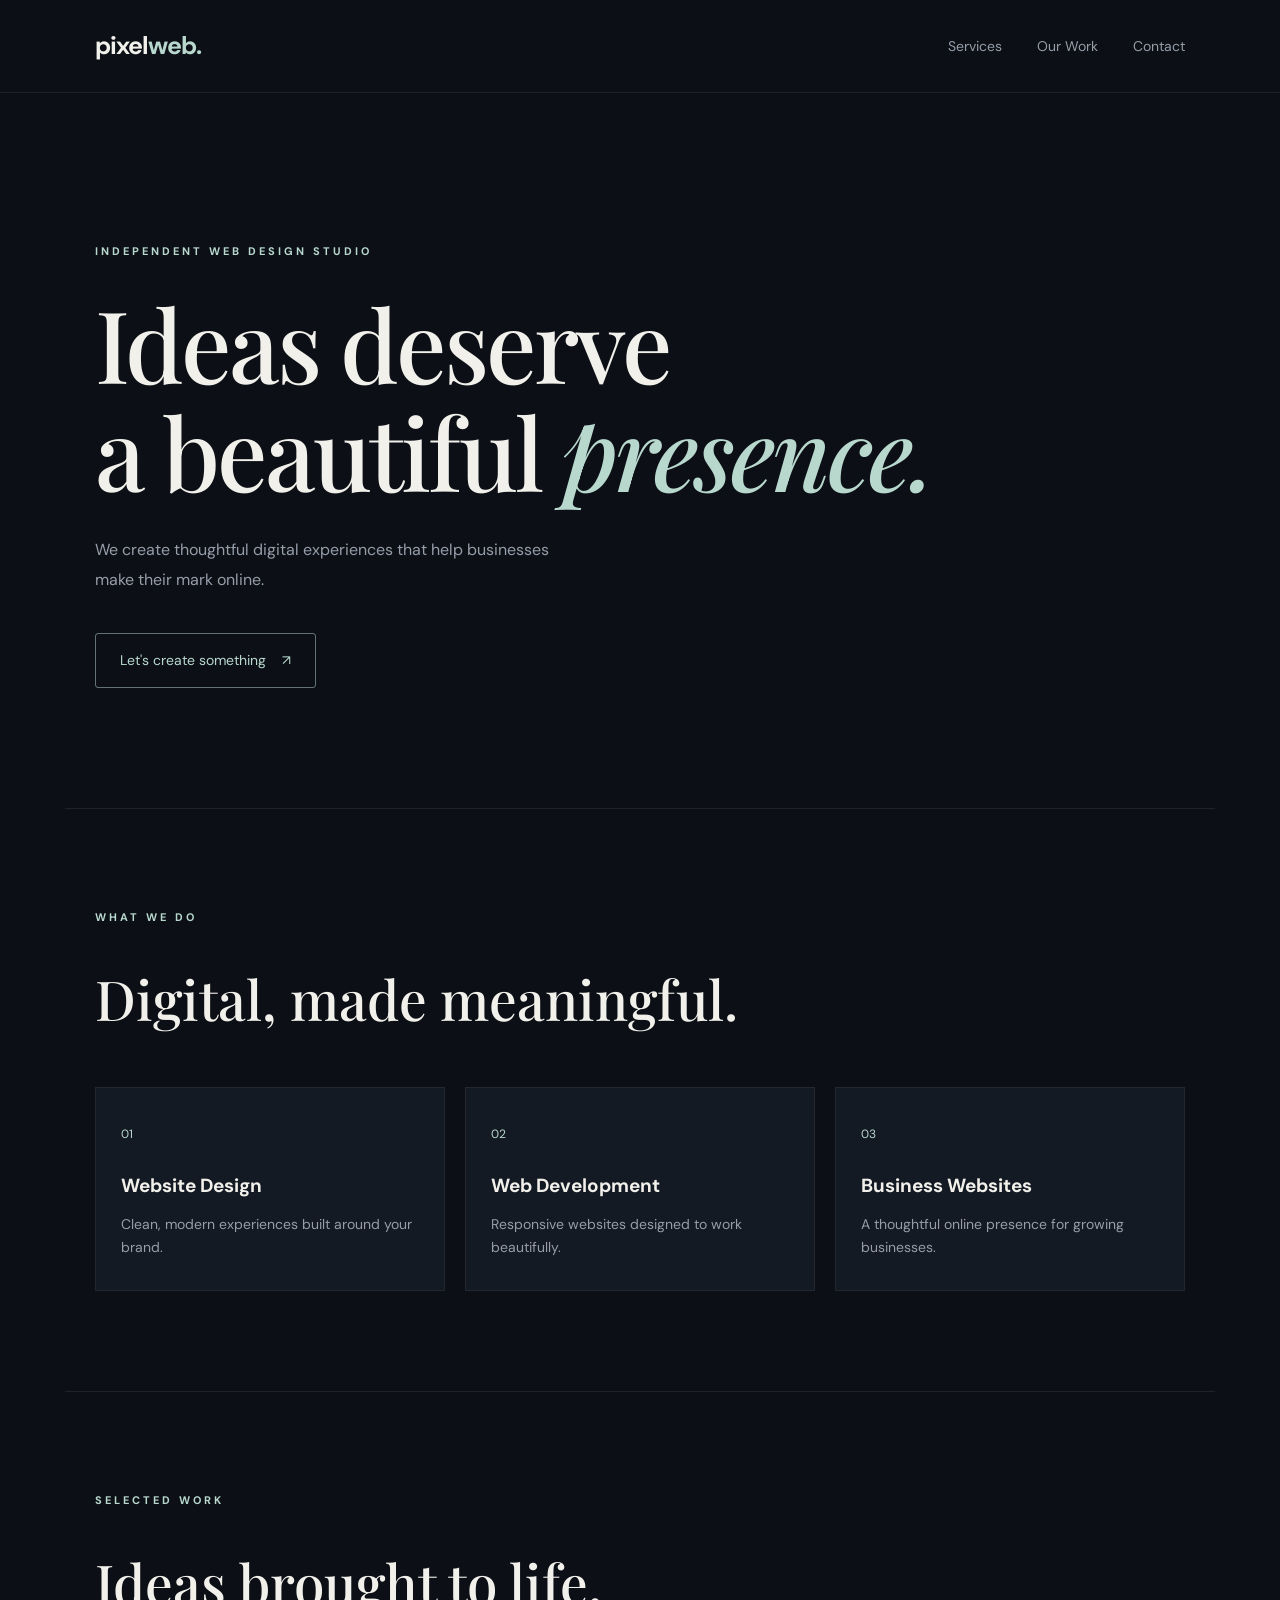
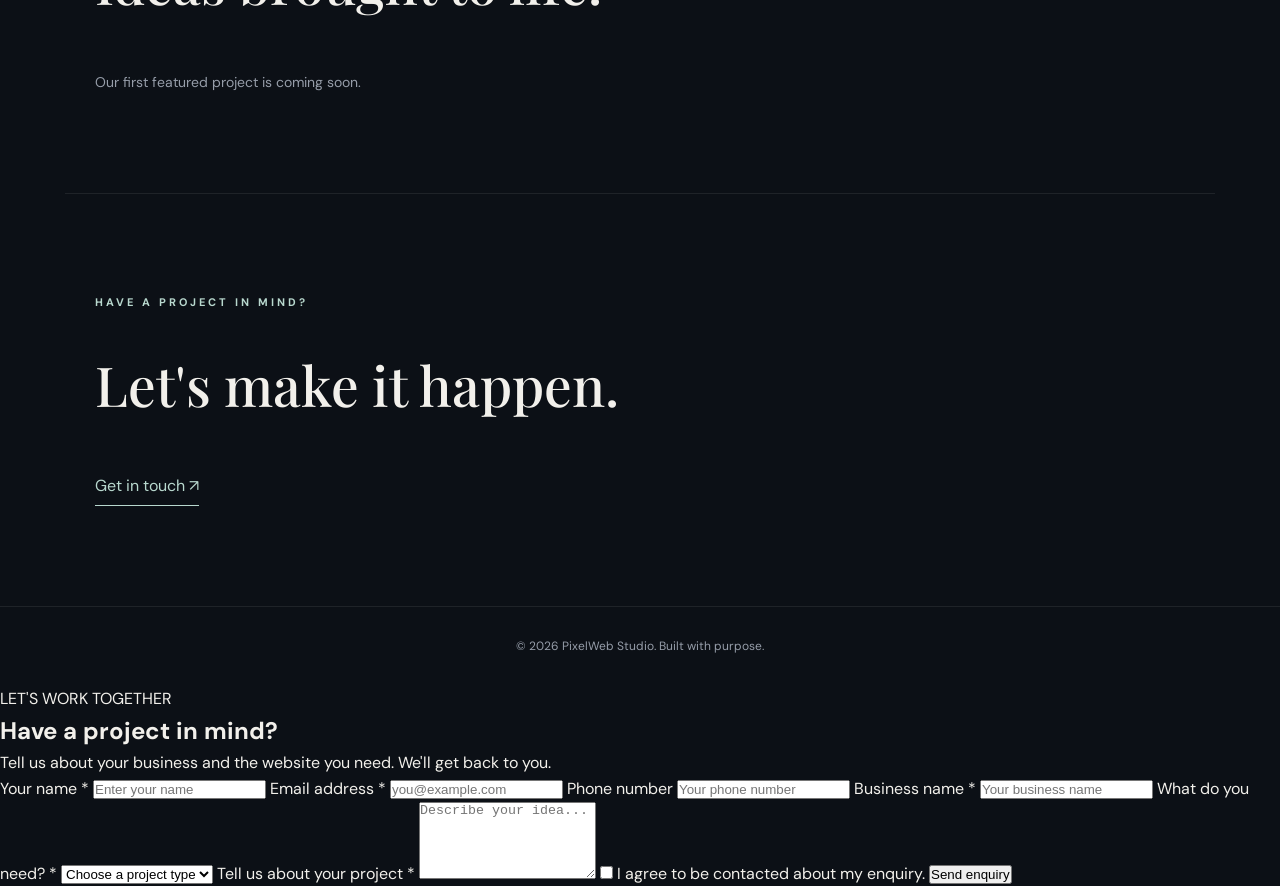
<file: index.html>
<!DOCTYPE html>
<html lang="en">
<head>
    <meta charset="UTF-8">
    <meta name="viewport" content="width=device-width, initial-scale=1.0">
    <meta name="description" content="PixelWeb Studio creates thoughtful, modern websites for businesses.">
    <title>PixelWeb Studio | Digital Experiences</title>
    <link rel="stylesheet" href="style.css">
</head>
<body>

    <header>
        <nav class="navbar">
            <a href="#" class="logo">pixel<span>web.</span></a>

            <div class="nav-links">
                <a href="#services">Services</a>
                <a href="#work">Our Work</a>
                <a href="#contact">Contact</a>
            </div>
        </nav>
    </header>

    <main>
        <section class="hero">
            <p class="eyebrow">INDEPENDENT WEB DESIGN STUDIO</p>

            <h1>Ideas deserve<br>
                a beautiful <span>presence.</span>
            </h1>

            <p class="hero-description">
                We create thoughtful digital experiences
                that help businesses make their mark online.
            </p>

            <a href="#contact" class="hero-button">
                Let's create something <span>↗</span>
            </a>
        </section>

        <section id="services" class="services">
            <p class="eyebrow">WHAT WE DO</p>
            <h2>Digital, made meaningful.</h2>

            <div class="service-list">
                <article>
                    <span>01</span>
                    <h3>Website Design</h3>
                    <p>Clean, modern experiences built around your brand.</p>
                </article>

                <article>
                    <span>02</span>
                    <h3>Web Development</h3>
                    <p>Responsive websites designed to work beautifully.</p>
                </article>

                <article>
                    <span>03</span>
                    <h3>Business Websites</h3>
                    <p>A thoughtful online presence for growing businesses.</p>
                </article>
            </div>
        </section>

        <section id="work" class="work">
            <p class="eyebrow">SELECTED WORK</p>
            <h2>Ideas brought to life.</h2>
            <p>Our first featured project is coming soon.</p>
        </section>

        <section id="contact" class="contact">
            <p class="eyebrow">HAVE A PROJECT IN MIND?</p>
            <h2>Let's make it happen.</h2>
            <a href="mailto:hello@pixelwebstudio.com">
                Get in touch ↗
            </a>
        </section>
    </main>

    <footer>
        <p>© 2026 PixelWeb Studio. Built with purpose.</p>
    </footer>

    <script src="script.js"></script>
    
<section class="contact-section" id="contact">
  <div class="contact-container">

    <div class="contact-info">
      <p class="section-label">LET'S WORK TOGETHER</p>
      <h2>Have a project in mind?</h2>
      <p>
        Tell us about your business and the website
        you need. We'll get back to you.
      </p>
    </div>

    <form id="enquiryForm">

      <label for="name">Your name *</label>
      <input
        type="text"
        id="name"
        name="name"
        placeholder="Enter your name"
        required
      />

      <label for="email">Email address *</label>
      <input
        type="email"
        id="email"
        name="email"
        placeholder="you@example.com"
        required
      />

      <label for="phone">Phone number</label>
      <input
        type="tel"
        id="phone"
        name="phone"
        placeholder="Your phone number"
      />

      <label for="business">Business name *</label>
      <input
        type="text"
        id="business"
        name="business"
        placeholder="Your business name"
        required
      />

      <label for="project">What do you need? *</label>
      <select id="project" name="project" required>
        <option value="">Choose a project type</option>
        <option value="Restaurant website">Restaurant website</option>
        <option value="Business website">Business website</option>
        <option value="Portfolio website">Portfolio website</option>
        <option value="Landing page">Landing page</option>
        <option value="Other project">Other project</option>
      </select>

      <label for="message">Tell us about your project *</label>
      <textarea
        id="message"
        name="message"
        rows="5"
        placeholder="Describe your idea..."
        required
      ></textarea>

      <label class="privacy-note">
        <input type="checkbox" id="privacyConsent" required />
        I agree to be contacted about my enquiry.
      </label>

      <button type="submit">Send enquiry</button>

      <p id="formStatus" role="status"></p>

    </form>
  </div>
</section>

</body>
</html>
</file>
<file: style.css>
@import url('https://fonts.googleapis.com/css2?family=DM+Sans:wght@400;500;600;700&family=Playfair+Display:wght@500;600;700&display=swap');

:root {
    --background: #0c1016;
    --surface: #141a23;
    --text: #f2f0eb;
    --muted: #969da9;
    --accent: #b8d8ce;
}

* {
    margin: 0;
    padding: 0;
    box-sizing: border-box;
    scroll-behavior: smooth;
}

body {
    background: var(--background);
    color: var(--text);
    font-family: 'DM Sans', sans-serif;
    line-height: 1.6;
}

a {
    color: inherit;
    text-decoration: none;
}

/* NAVIGATION */

header {
    width: 100%;
    border-bottom: 1px solid rgba(255,255,255,0.08);
}

.navbar {
    max-width: 1150px;
    margin: auto;
    padding: 26px 30px;
    display: flex;
    align-items: center;
    justify-content: space-between;
}

.logo {
    font-size: 25px;
    font-weight: 700;
    letter-spacing: -1px;
}

.logo span {
    color: var(--accent);
}

.nav-links {
    display: flex;
    gap: 35px;
}

.nav-links a {
    color: var(--muted);
    font-size: 14px;
    transition: color 0.3s;
}

.nav-links a:hover {
    color: var(--accent);
}

/* HERO */

.hero {
    max-width: 1150px;
    min-height: 650px;
    margin: auto;
    padding: 150px 30px 120px;
}

.eyebrow {
    color: var(--accent);
    font-size: 11px;
    letter-spacing: 3px;
    font-weight: 700;
    margin-bottom: 28px;
}

.hero h1 {
    font-family: 'Playfair Display', serif;
    font-size: clamp(55px, 8vw, 100px);
    font-weight: 500;
    line-height: 1.08;
    letter-spacing: -3px;
}

.hero h1 span {
    color: var(--accent);
    font-style: italic;
}

.hero-description {
    max-width: 480px;
    margin-top: 30px;
    color: var(--muted);
    font-size: 16px;
    line-height: 1.9;
}

.hero-button {
    display: inline-block;
    margin-top: 38px;
    padding: 15px 24px;
    border: 1px solid rgba(184,216,206,0.5);
    border-radius: 3px;
    color: var(--accent);
    font-size: 14px;
    transition: 0.3s;
}

.hero-button:hover {
    background: var(--accent);
    color: var(--background);
}

.hero-button span {
    margin-left: 12px;
}

/* SERVICES */

.services, .work, .contact {
    max-width: 1150px;
    margin: auto;
    padding: 100px 30px;
    border-top: 1px solid rgba(255,255,255,0.08);
}

.services h2, .work h2, .contact h2 {
    font-family: 'Playfair Display', serif;
    font-size: clamp(35px, 5vw, 55px);
    font-weight: 500;
    margin-bottom: 45px;
}

.service-list {
    display: grid;
    grid-template-columns: repeat(3, 1fr);
    gap: 20px;
}

.service-list article {
    background: var(--surface);
    padding: 32px 25px;
    border: 1px solid rgba(255,255,255,0.06);
    transition: transform 0.3s, border-color 0.3s;
}

.service-list article:hover {
    transform: translateY(-6px);
    border-color: var(--accent);
}

.service-list article span {
    color: var(--accent);
    font-size: 12px;
}

.service-list h3 {
    margin: 25px 0 12px;
    font-size: 19px;
}

.service-list p, .work > p:last-child {
    color: var(--muted);
    font-size: 14px;
}

/* CONTACT */

.contact a {
    display: inline-block;
    color: var(--accent);
    border-bottom: 1px solid var(--accent);
    padding-bottom: 7px;
}

footer {
    padding: 30px;
    text-align: center;
    border-top: 1px solid rgba(255,255,255,0.08);
    color: var(--muted);
    font-size: 12px;
}

/* MOBILE */

@media (max-width: 700px) {
    .navbar {
        padding: 22px 20px;
        flex-direction: column;
        gap: 20px;
    }

    .nav-links {
        gap: 22px;
    }

    .hero {
        padding: 110px 22px 90px;
        min-height: auto;
    }

    .hero h1 {
        letter-spacing: -2px;
    }

    .services, .work, .contact {
        padding: 75px 22px;
    }

    .service-list {
        grid-template-columns: 1fr;
    }
    .services, .work, .contact {
    opacity: 0;
    transform: translateY(25px);
    transition: opacity 0.8s ease, transform 0.8s ease;
}

.services.visible, .work.visible, .contact.visible {
    opacity: 1;
    transform: translateY(0);
}
    
/* PIXELWEB STUDIO ENQUIRY FORM */

.contact-section {
  padding: 90px 8%;
  background: #101d2b;
  color: #ffffff;
}

.contact-container {
  max-width: 1100px;
  margin: auto;
  display: grid;
  grid-template-columns: 1fr 1.2fr;
  gap: 60px;
}

.contact-info h2 {
  font-size: 42px;
  margin: 15px 0;
}

.contact-info p {
  color: #b8c5ce;
  line-height: 1.7;
}

#enquiryForm {
  display: flex;
  flex-direction: column;
  gap: 12px;
}

#enquiryForm label {
  color: #e7eeee;
  font-size: 14px;
}

#enquiryForm input,
#enquiryForm select,
#enquiryForm textarea {
  width: 100%;
  padding: 14px;
  border: 1px solid #354655;
  border-radius: 8px;
  background: #192a39;
  color: white;
  font: inherit;
  box-sizing: border-box;
}

#enquiryForm input:focus,
#enquiryForm select:focus,
#enquiryForm textarea:focus {
  outline: 2px solid #80d9bd;
}

#enquiryForm .privacy-note {
  display: flex;
  align-items: center;
  gap: 10px;
}

#enquiryForm .privacy-note input {
  width: auto;
}

#enquiryForm button {
  padding: 15px;
  border: none;
  border-radius: 8px;
  background: #80d9bd;
  color: #10221f;
  font-weight: bold;
  cursor: pointer;
}

#formStatus {
  color: #80d9bd;
}

@media (max-width: 700px) {
  .contact-container {
    grid-template-columns: 1fr;
    gap: 35px;
  }

  .contact-info h2 {
    font-size: 32px;
  }
}

}
</file>
